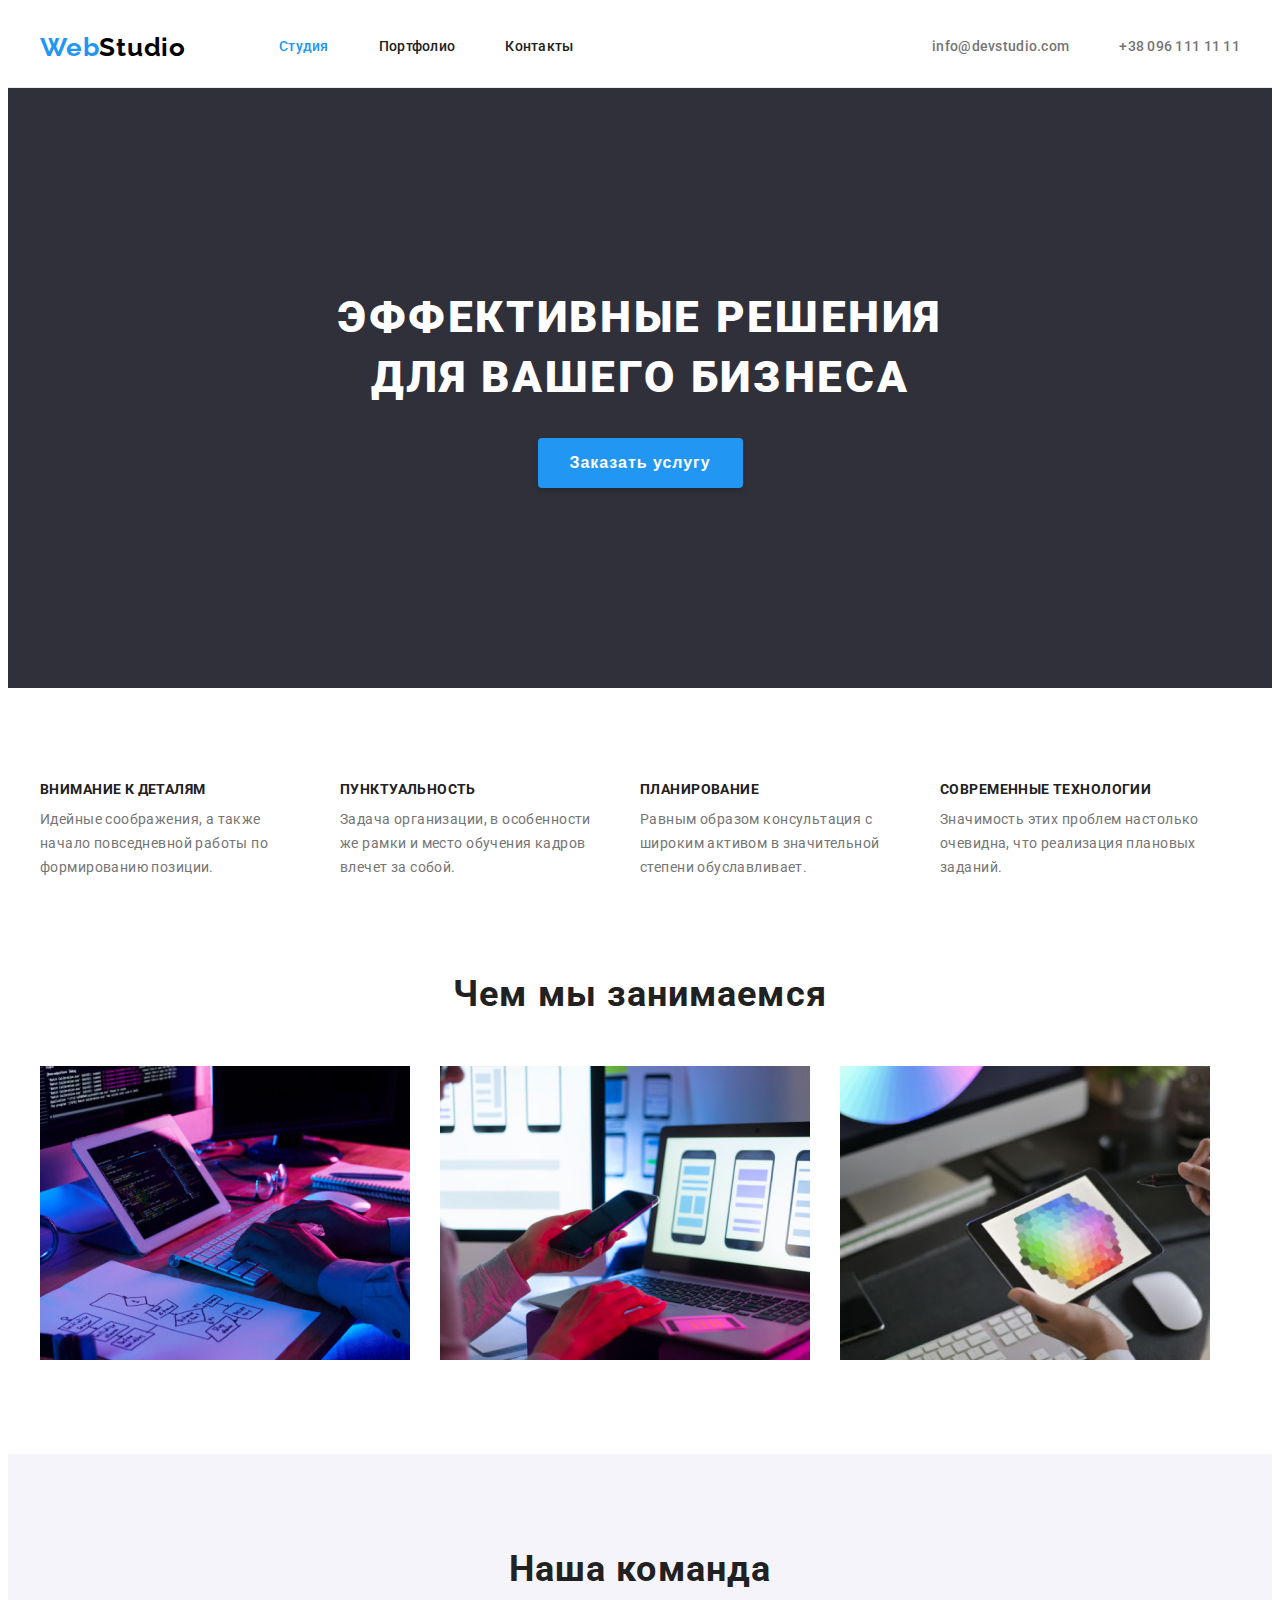
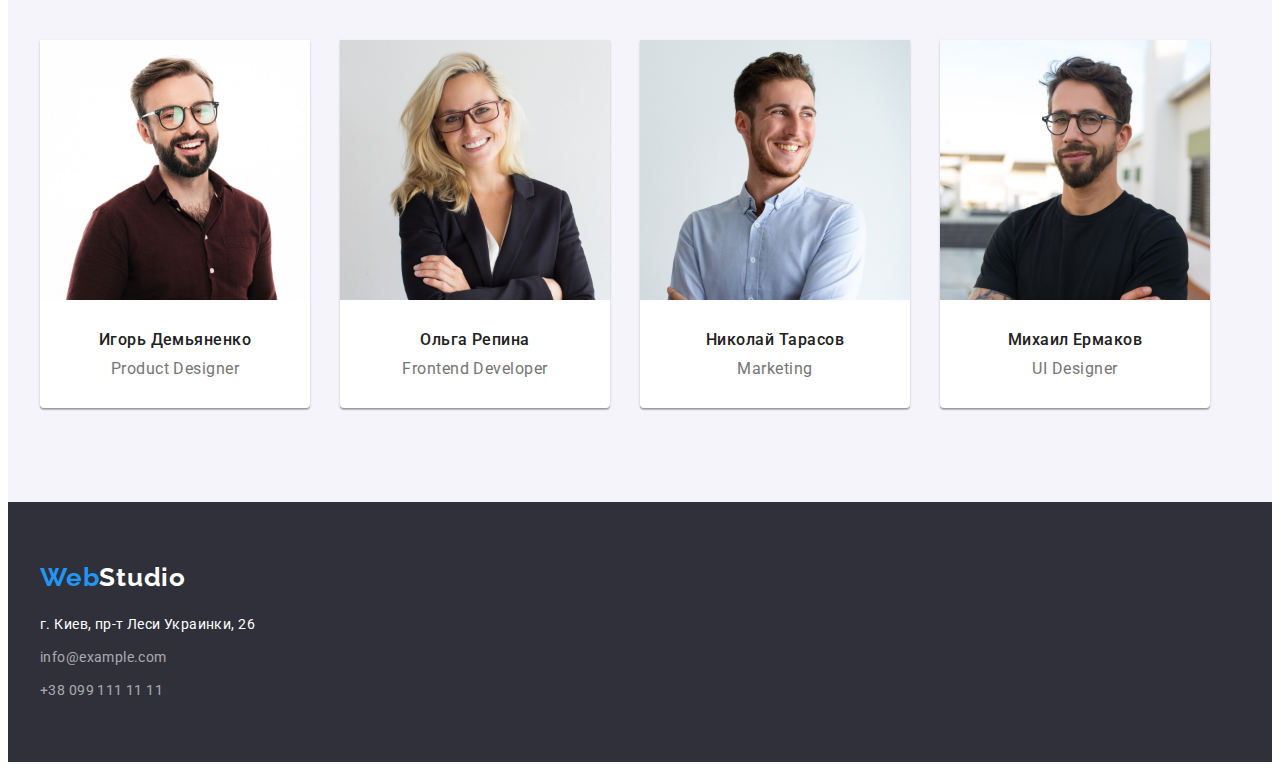
<file: index.html>
<!DOCTYPE html>
<html lang="ru">
<head>
  <meta charset="UTF-8">
  <meta http-equiv="X-UA-Compatible" content="IE=edge">
  <meta name="viewport" content="width=device-width, initial-scale=1.0">
  <title>WebStudio</title>
  <link rel="preconnect" href="https://fonts.googleapis.com">
  <link rel="preconnect" href="https://fonts.gstatic.com" crossorigin>
  <link href="https://fonts.googleapis.com/css2?family=Raleway:wght@700&family=Roboto:wght@400;500;700;900&display=swap" rel="stylesheet">
  <link rel="stylesheet" href="https://cdnjs.cloudflare.com/ajax/libs/modern-normalize/1.1.0/modern-normalize.min.css" integrity="sha512-wpPYUAdjBVSE4KJnH1VR1HeZfpl1ub8YT/NKx4PuQ5NmX2tKuGu6U/JRp5y+Y8XG2tV+wKQpNHVUX03MfMFn9Q==" crossorigin="anonymous" referrerpolicy="no-referrer" />
  <link rel="stylesheet" href="./css/styles.css">
</head>
<body>
  <!-- Шапка сайту -->
  <header class="header">
    <div class="container">
      <a class="header-logo logo link" href="./index.html">Web<span class="logo-accent">Studio</span></a>
      <nav class="nav">
        <ul class="nav-list list">
          <li class="nav-item">
            <a class="nav-link link current" href="./index.html">Студия</a>
          </li>
          <li class="nav-item">
            <a class="nav-link link " href="./portfolio.html">Портфолио</a>
          </li>
          <li class="nav-item">
            <a class="nav-link link" href="">Контакты</a>
          </li>
        </ul>
      </nav>
      <ul class="auth-list list">
        <li class="auth-item">
          <a class="auth-link link" href="mailto:info@devstudio.com">info@devstudio.com</a>
        </li>
        <li class="auth-item">
          <a class="auth-link link" href="tel:+380961111111">+38 096 111 11 11</a>
        </li>
      </ul>
    </div>
  </header>
  <main>
    <!-- Секція Hero --> 
    <section class="hero">
      <div class="container">
        <h1 class="hero-tittle">
          Эффективные решения для вашего бизнеса
        </h1>
        <button class="hero-btn" type="button">Заказать услугу</button>
      </div>
    </section>
    <!-- Секція Specifics -->
    <section class="specifics section">
      <div class="container">
        <h2 class="visually-hidden">Specifics</h2>
        <ul class="feature-list list">
          <li class="feature-item">
            <h3 class="feature-tittle">Внимание к деталям</h3>
            <p class="feature-text">
              Идейные соображения, а также начало повседневной работы по формированию позиции.
            </p>
          </li>
          <li class="feature-item">
            <h3 class="feature-tittle">Пунктуальность</h3>
            <p class="feature-text">
              Задача организации, в особенности же рамки и место обучения кадров влечет за собой.
            </p>
          </li>
          <li class="feature-item">
            <h3 class="feature-tittle">Планирование</h3>
            <p class="feature-text">
              Равным образом консультация с широким активом в значительной степени обуславливает.
            </p>
          </li>
          <li class="feature-item">
            <h3 class="feature-tittle">Современные технологии</h3>
            <p class="feature-text">
              Значимость этих проблем настолько очевидна, что реализация плановых заданий.
            </p>
          </li>
        </ul>
      </div>
    </section>
    <!-- Секція Examples  -->
    <section class="examples section">
      <div class="container">
        <h2 class="tittle">Чем мы занимаемся</h2>
        <ul class="examples-list list">
          <li class="examples-item">
            <img class="examples-img" src="./images/studio/examples/box-1.jpg" alt="Робота з комп'ютером" width="370" height="294">
          </li>
          <li class="examples-item">
            <img class="examples-img" src="./images/studio/examples/box-2.jpg" alt="Робота з телефоном" width="370" height="294">
          </li>
          <li class="examples-item">
            <img class="examples-img" src="./images/studio/examples/box-3.jpg" alt="Робота з планшетом" width="370" height="294">
          </li>
        </ul>
      </div>
    </section>
    <!-- Секція Team   -->
    <section class="team section">
      <div class="container">
        <h2 class="tittle">Наша команда</h2>
        <ul class="team-list list">
          <li class="team-item">
            <a class="team-link link" href="">
              <img class="team-img" src="./images/studio/team/person-1.jpg" alt="Игорь Демьяненко" width="270" height="260">
              <h3 class="team-name">Игорь Демьяненко</h3>
              <p class="team-profession">Product Designer</p>
            </a>
          </li>
          <li class="team-item">
            <a class="team-link link" href="">
              <img class="team-img" src="./images/studio/team/person-2.jpg" alt="Ольга Репина" width="270" height="260">
              <h3 class="team-name">Ольга Репина</h3>
              <p class="team-profession">Frontend Developer</p>
            </a>
          </li>
          <li class="team-item">
            <a class="team-link link" href="">
              <img class="team-img" src="./images/studio/team/person-3.jpg" alt="Николай Тарасов" width="270" height="260">
              <h3 class="team-name">Николай Тарасов</h3>
              <p class="team-profession">Marketing</p>
            </a>
          </li>
          <li class="team-item">
            <a class="team-link link" href="">
              <img class="team-img" src="./images/studio/team/person-4.jpg" alt="Михаил Ермаков" width="270" height="260">
              <h3 class="team-name">Михаил Ермаков</h3>
              <p class="team-profession">UI Designer</p>
            </a>
          </li>
        </ul>
      </div>
    </section>
  </main>
  <!-- Footer -->
  <footer class="footer">
    <div class="container">
      <a class="logo link" href="./index.html">Web<span class="logo-accent">Studio</span></a>
      <address class="address">
        <ul class="footer-list list">
          <li class="address-item">
            <a class="place-link link" href="https://goo.gl/maps/5Rym82ZNxhVtMqkc9" target="_blank" rel="noopener noreferrer">г. Киев, пр-т Леси Украинки, 26</a>
          </li>
          <li class="address-item">
            <a class="address-link link" href="mailto:info@example.com">info@example.com</a>
          </li>
          <li class="address-item">
            <a class="address-link link" href="tel:+380991111111">+38 099 111 11 11</a>
          </li>
        </ul>
      </address>
    </div>
  </footer>
</body>
</html>
</file>
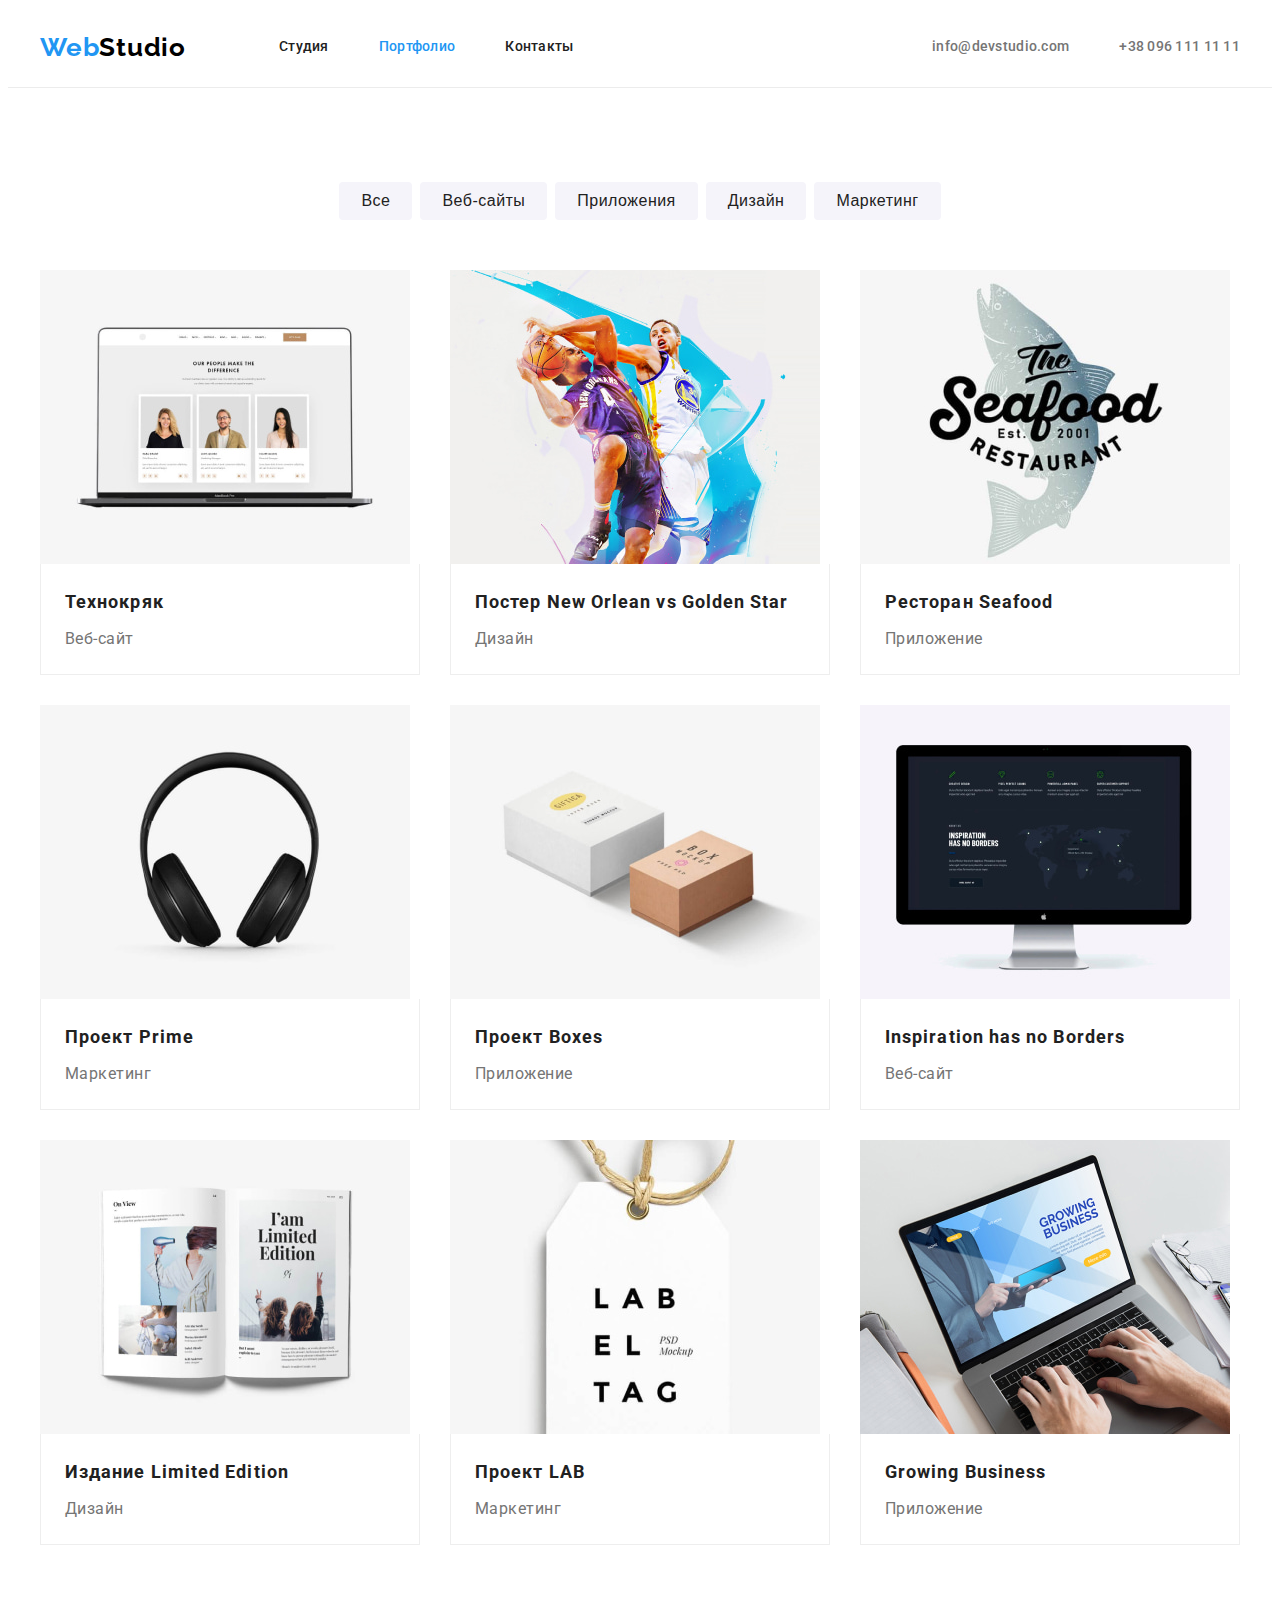
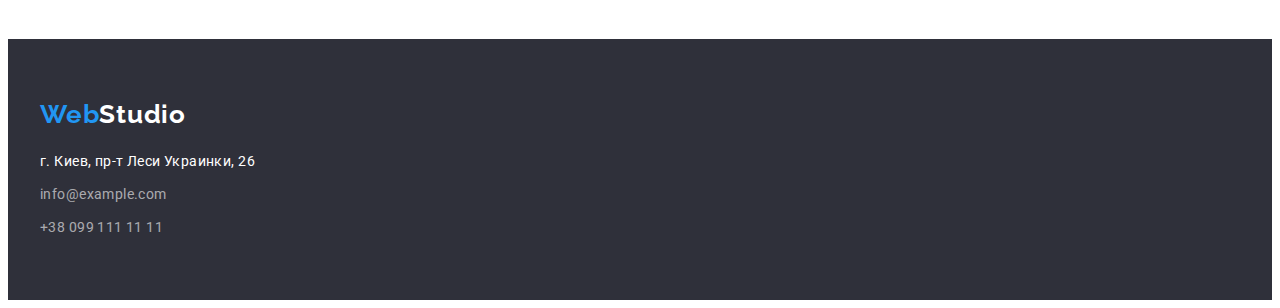
<file: portfolio.html>
<!DOCTYPE html>
<html lang="en">
<head>
  <meta charset="UTF-8">
  <meta http-equiv="X-UA-Compatible" content="IE=edge">
  <meta name="viewport" content="width=device-width, initial-scale=1.0">
  <title>WebStudio</title>
  <link rel="preconnect" href="https://fonts.googleapis.com">
  <link rel="preconnect" href="https://fonts.gstatic.com" crossorigin>
  <link href="https://fonts.googleapis.com/css2?family=Raleway:wght@700&family=Roboto:wght@400;500;700;900&display=swap" rel="stylesheet">
  <link rel="stylesheet" href="https://cdnjs.cloudflare.com/ajax/libs/modern-normalize/1.1.0/modern-normalize.min.css" integrity="sha512-wpPYUAdjBVSE4KJnH1VR1HeZfpl1ub8YT/NKx4PuQ5NmX2tKuGu6U/JRp5y+Y8XG2tV+wKQpNHVUX03MfMFn9Q==" crossorigin="anonymous" referrerpolicy="no-referrer" />
  <link rel="stylesheet" href="./css/styles.css">
</head>
<body>
  <!-- Шапка сайту -->
  <header class="header">
    <div class="container header-container">
      <a class="header-logo logo link" href="./index.html">Web<span class="logo-accent">Studio</span></a>
      <nav class="nav">
        <ul class="nav-list list">
          <li class="nav-item">
            <a class="nav-link link" href="./index.html">Студия</a>
          </li>
          <li class="nav-item">
            <a class="nav-link link current" href="./portfolio.html">Портфолио</a>
          </li>
          <li class="nav-item">
            <a class="nav-link link" href="">Контакты</a>
          </li>
        </ul>
      </nav>
      <ul class="auth-list list">
        <li class="auth-item">
          <a class="auth-link link" href="mailto:info@devstudio.com">info@devstudio.com</a>
        </li>
        <li class="auth-item">
          <a class="auth-link link" href="tel:+380961111111">+38 096 111 11 11</a>
        </li>
      </ul>
    </div>
  </header>
  <main>
    <!-- Секція Menu --> 
    <section class="menu section">
      <div class="container">
        <h1 class="visually-hidden">Портфоліо</h1>
        <ul class="menu-list list">
          <li class="menu-item">
            <button class="menu-btn" type="button">Все</button>
          </li>
          <li class="menu-item">
            <button class="menu-btn" type="button">Веб-сайты</button>
          </li>
          <li class="menu-item">
            <button class="menu-btn" type="button">Приложения</button>
          </li>
          <li class="menu-item">
            <button class="menu-btn" type="button">Дизайн</button>
          </li>
          <li class="menu-item">
            <button class="menu-btn" type="button">Маркетинг</button>
          </li>
        </ul>
        <ul class="card-list list">
          <li class="card-item">
            <a href="" class="card-link link">
              <img class="card-img" src="./images/portfolio/project-1.jpg" alt="Технокряк" width="370" height="294">
              <div class="card-content">
                <h2 class="card-tittle">Технокряк</h2>
                <p class="card-txt">Веб-сайт</p>
              </div>
            </a>
          </li>
          <li class="card-item">
            <a href="" class="card-link link">
              <img class="card-img" src="./images/portfolio/project-2.jpg" alt="Постер New Orlean vs Golden Star" width="370" height="294">
              <div class="card-content">
                <h2 class="card-tittle">Постер New Orlean vs Golden Star</h2>
                <p class="card-txt">Дизайн</p>
              </div>
            </a>
          </li>
          <li class="card-item">
            <a href="" class="card-link link">
              <img class="card-img" src="./images/portfolio/project-3.jpg" alt="Ресторан Seafood" width="370" height="294">
              <div class="card-content">
                <h2 class="card-tittle">Ресторан Seafood</h2>
                <p class="card-txt">Приложение</p>
              </div>
            </a>
          </li>
          <li class="card-item">
            <a href="" class="card-link link">
              <img class="card-img" src="./images/portfolio/project-4.jpg" alt="Проект Prime" width="370" height="294">
              <div class="card-content">
                <h2 class="card-tittle">Проект Prime</h2>
                <p class="card-txt">Маркетинг</p>
              </div>
            </a>
          </li>
          <li class="card-item">
            <a href="" class="card-link link">
              <img class="card-img" src="./images/portfolio/project-5.jpg" alt="Проект Boxes" width="370" height="294">
              <div class="card-content">
                <h2 class="card-tittle">Проект Boxes</h2>
                <p class="card-txt">Приложение</p>
              </div>
            </a>
          </li>
          <li class="card-item">
            <a href="" class="card-link link">
              <img class="card-img" src="./images/portfolio/project-6.jpg" alt="Inspiration has no Borders" width="370" height="294">
              <div class="card-content">
                <h2 class="card-tittle">Inspiration has no Borders</h2>
                <p class="card-txt">Веб-сайт</p>
              </div>
            </a>
          </li>
          <li class="card-item">
            <a href="" class="card-link link">
              <img class="card-img" src="./images/portfolio/project-7.jpg" alt="Издание Limited Edition" width="370" height="294">
              <div class="card-content">
                <h2 class="card-tittle">Издание Limited Edition</h2>
                <p class="card-txt">Дизайн</p>
              </div>
            </a>
          </li>
          <li class="card-item">
            <a href="" class="card-link link">
              <img class="card-img" src="./images/portfolio/project-8.jpg" alt="Проект LAB" width="370" height="294">
              <div class="card-content">
                <h2 class="card-tittle">Проект LAB</h2>
                <p class="card-txt">Маркетинг</p>
              </div>
            </a>
          </li>
          <li class="card-item">
            <a href="" class="card-link link">
              <img class="card-img" src="./images/portfolio/project-9.jpg" alt="Growing Business" width="370" height="294">
              <div class="card-content">
                <h2 class="card-tittle">Growing Business</h2>
                <p class="card-txt">Приложение</p>
              </div>
            </a>
          </li>
        </ul>
      </div>
    </section>
  </main>
  <!-- Footer -->
  <footer class="footer">
    <div class="container">
      <a class="logo link" href="./index.html">Web<span class="logo-accent">Studio</span></a>
      <address class="address">
        <ul class="footer-list list">
          <li class="address-item">
            <a class="place-link link" href="https://goo.gl/maps/5Rym82ZNxhVtMqkc9" target="_blank" rel="noopener noreferrer">г. Киев, пр-т Леси Украинки, 26</a>
          </li>
          <li class="address-item">
            <a class="address-link link" href="mailto:info@example.com">info@example.com</a>
          </li>
          <li class="address-item">
            <a class="address-link link" href="tel:+380991111111">+38 099 111 11 11</a>
          </li>
        </ul>
      </address>
    </div>
  </footer>
</body>
</html>
</file>
<file: css/styles.css>
:root {
  /* Шрифти */
  --main-font: 'Roboto', sans-serif;
  --secondary-font: 'Raleway', sans-serif;

  --accent-cl-logo: #000000;
  --accent-color: #2196F3;
  --accent-btn-color:#188CE8;

  /* Світла тема тексту */
  --primary-txt-light: #757575;
  --secondary-txt-light: #212121;

  /* Темна тема тексту */
  --primary-txt-dark: #FFFFFF;
  --secondary-txt-dark: rgba(255, 255, 255, 0.6);

  /* Світла тема фону */
  --primary-bg-light: #E5E5E5;
  --secondary-bg-light: #F5F4FA;
  --light-bg: #FFFFFF;
  
  /* Темна тема фону */
  --primary-bg-dark: #2F303A;
}

.visually-hidden {
  position: absolute;
  width: 1px;
  height: 1px;
  margin: -1px;
  border: 0;
  padding: 0;
  white-space: nowrap;
  clip-path: inset(100%);
  clip: rect(0 0 0 0);
  overflow: hidden;
}

body {
  font-family: var(--main-font);
  font-size: 14px;
  line-height: 1.71;
  letter-spacing: 0.03em;

  background-color: var(--light-bg);
  color: var(--primary-txt-light);
}

h1,
h2,
h3,
h4,
h5,
h6,
p {
  margin-top: 0;
}

h1:last-child,
h2:last-child,
h3:last-child,
h4:last-child,
h5:last-child,
h6:last-child,
p:last-child {
  margin-bottom: 0;
}

.list {
  padding-left: 0;
  margin-top: 0;
  margin-bottom: 0;
  list-style: none;
}

img{
  display: block;
  max-width: 100%;
  height: auto;
}

.link {
  text-decoration: none;
}

.section {
  padding-top: 94px;
  padding-bottom: 94px;
}

.container {
  width: 1200px;
  padding-left: 15px;
  padding-right: 15px;
  margin: 0 auto;
}

/* Header */
.header {
  border-bottom: 1px solid #ECECEC;

  background-color: var(--light-bg);
}

.header-logo {
  margin-right: 93px;
}

.header .container {
  display: flex;
  align-items: center;
}

.header .link {
  display: block;
  padding: 24px 0;
}

.logo {
  display: block;

  font-family: var(--secondary-font);
  font-weight: 700;
  font-size: 26px;
  line-height: 1.19;
  letter-spacing: 0.03em;

  color: var(--accent-color);
}

.logo-accent {
  color: var(--accent-cl-logo);
}

.nav-list {
  display: flex;
  align-items: center;
}

/* .nav-item:not(:last-child) {
  margin-right: 50px;
} */

.nav-item + .nav-item,
.auth-item + .auth-item {
  margin-left: 50px;
}

.auth-list {
  display: flex;
  align-items: center;
  margin-left: auto;
}

/* .auth-item:not(:last-child) {
  margin-right: 50px;
} */

.nav-link,
.auth-link {
  font-weight: 500;
  font-size: 14px;
  line-height: 1.14;
  letter-spacing: 0.02em;
}

.nav-link {
  color: var(--secondary-txt-light);
}

.auth-link {
  color: var(--primary-txt-light);
}

.nav-link:hover,
.nav-link:focus,
.auth-link:hover,
.auth-link:focus {
  color: var(--accent-color);
}

.current {
  color: var(--accent-color);
}

/* Hero */
.hero {
  padding: 200px 0;
  text-align: center;
  
  background-color: var(--primary-bg-dark);
}

.hero-tittle {
  width: 696px;
  margin-left: auto;
  margin-right: auto;
  margin-bottom: 30px;
  
  font-weight: 900;
  font-size: 44px;
  line-height: 1.36;
  letter-spacing: 0.06em;
  text-transform: uppercase;

  color: var(--primary-txt-dark);
}

.hero-btn {
  padding: 10px 32px;
  display: block;
  margin-left: auto;
  margin-right: auto;
  
  font-weight: 700;
  font-size: 16px;
  line-height: 1.88;
  letter-spacing: 0.06em;
  
  cursor: pointer;
  box-shadow: 0px 4px 4px rgba(0, 0, 0, 0.15);
  border-radius: 4px;
  border: none;
  cursor: pointer;

  color: var(--primary-txt-dark);
  background-color: var(--accent-color);
}

.hero-btn:hover,
.hero-btn:focus {
  background-color: var(--accent-btn-color);
}


/* Specifics */
.specifics {
  padding-bottom: 0;
}

.feature-tittle {
  font-weight: 700;
  font-size: 14px;
  line-height: 1.14;
  letter-spacing: 0.03em;
  text-transform: uppercase;

  color: var(--secondary-txt-light);
}

.feature-list {
  display: flex;
}

.feature-item {
  width: 270px;
}

.feature-item:not(:last-child) {
  margin-right: 30px;
}

.feature-tittle {
  margin-bottom: 10px;
}

/* Examples, Team */
.examples-list {
  display: flex;
}

.examples-item:not(:last-child) {
  margin-right: 30px;
}

.team {
  background-color: var(--secondary-bg-light);
}

.tittle {
  margin-bottom: 50px;

  font-weight: 700;
  font-size: 36px;
  line-height: 1.17;
  text-align: center;
  letter-spacing: 0.03em;

  color: var(--secondary-txt-light);
}

.team-list {
  display: flex;
}

.team-item {
  padding-bottom: 30px;

  box-shadow: 0px 1px 3px rgba(0, 0, 0, 0.12), 0px 1px 1px rgba(0, 0, 0, 0.14), 0px 2px 1px rgba(0, 0, 0, 0.2);
  border-radius: 0px 0px 4px 4px;
  background-color: var(--light-bg);
}

.team-item:not(:last-child) {
  margin-right: 30px;
}

.team-img {
  margin-bottom: 30px;
}

.team-name {
  margin-bottom: 10px;

  font-weight: 500;
  font-size: 16px;
  line-height: 1.19;
  letter-spacing: 0.03em;
  text-align: center;

  color: var(--secondary-txt-light);
}

.team-profession {
  font-weight: 400;
  font-size: 16px;
  line-height: 19px;
  letter-spacing: 0.03em;
  text-align: center;

  color: var(--primary-txt-light);
}

/* Portfolio */
.menu-list {
  margin-bottom: 50px;

  display: flex;
  justify-content: center;
}

.menu-item +.menu-item {
  margin-left: 8px;
}

.menu-btn {
  padding: 6px 22px;
  
  font-weight: 500;
  font-size: 16px;
  line-height: 1.62;
  text-align: center;
  letter-spacing: 0.03em;
  cursor: pointer;
  border: none;
  border-radius: 4px;

  background-color: var(--secondary-bg-light);
  color: var(--secondary-txt-light);
}

.menu-btn:hover,
.menu-btn:focus {
  background-color: var(--accent-color);
  color: var(--primary-txt-dark);
  box-shadow: 0px 3px 1px rgba(0, 0, 0, 0.1), 0px 1px 2px rgba(0, 0, 0, 0.08), 0px 2px 2px rgba(0, 0, 0, 0.12);
}

.card-list {
  display: flex;
  flex-wrap: wrap;
}

.card-item {
  /* width: 370px; */
  width: calc((100% - 60px) / 3);
  margin-right: 30px;
  margin-bottom: 30px;
}

/* .card-item:not(:nth-child(3n)) {
  margin-right: 30px;
} */

.card-item:nth-child(3n) {
  margin-right: 0;
}

/* .card-item:not(:nth-last-child(-n+3)) {
  margin-bottom: 30px;
} */

.card-item:nth-last-child(-n+3) {
  margin-bottom: 0;
}

.card-link {
  display: block;
}

.card-content {
  padding: 20px 24px;
  border-left: 1px solid #EEEEEE;
  border-right: 1px solid #EEEEEE;
  border-bottom: 1px solid #EEEEEE;
}

.card-tittle {
  margin-bottom: 4px;

  font-weight: 700;
  font-size: 18px;
  line-height: 2;
  letter-spacing: 0.06em;

  color: var(--secondary-txt-light);
}

.card-txt {
  font-weight: 400;
  font-size: 16px;
  line-height: 1.88;
  letter-spacing: 0.03em;

  color: var(--primary-txt-light);
}

/* Footer */
.footer {
  padding-top: 60px;
  padding-bottom: 60px;

  background-color: var(--primary-bg-dark);
}

.footer .logo {
  margin-bottom: 20px;
}

.footer .logo-accent {
  color: var(--primary-txt-dark);
}

.address {
  font-style: normal;
}

.place-link {
  color: var(--primary-txt-dark);
}

.address-link {
  color: var(--secondary-txt-dark);
}

.address-link:hover,
.address-link:focus {
  color: var(--accent-color);
}

.address-item {
  color: var(--primary-txt-dark);
}

.address-item:not(:last-child) {
  margin-bottom: 9px;
}
</file>
